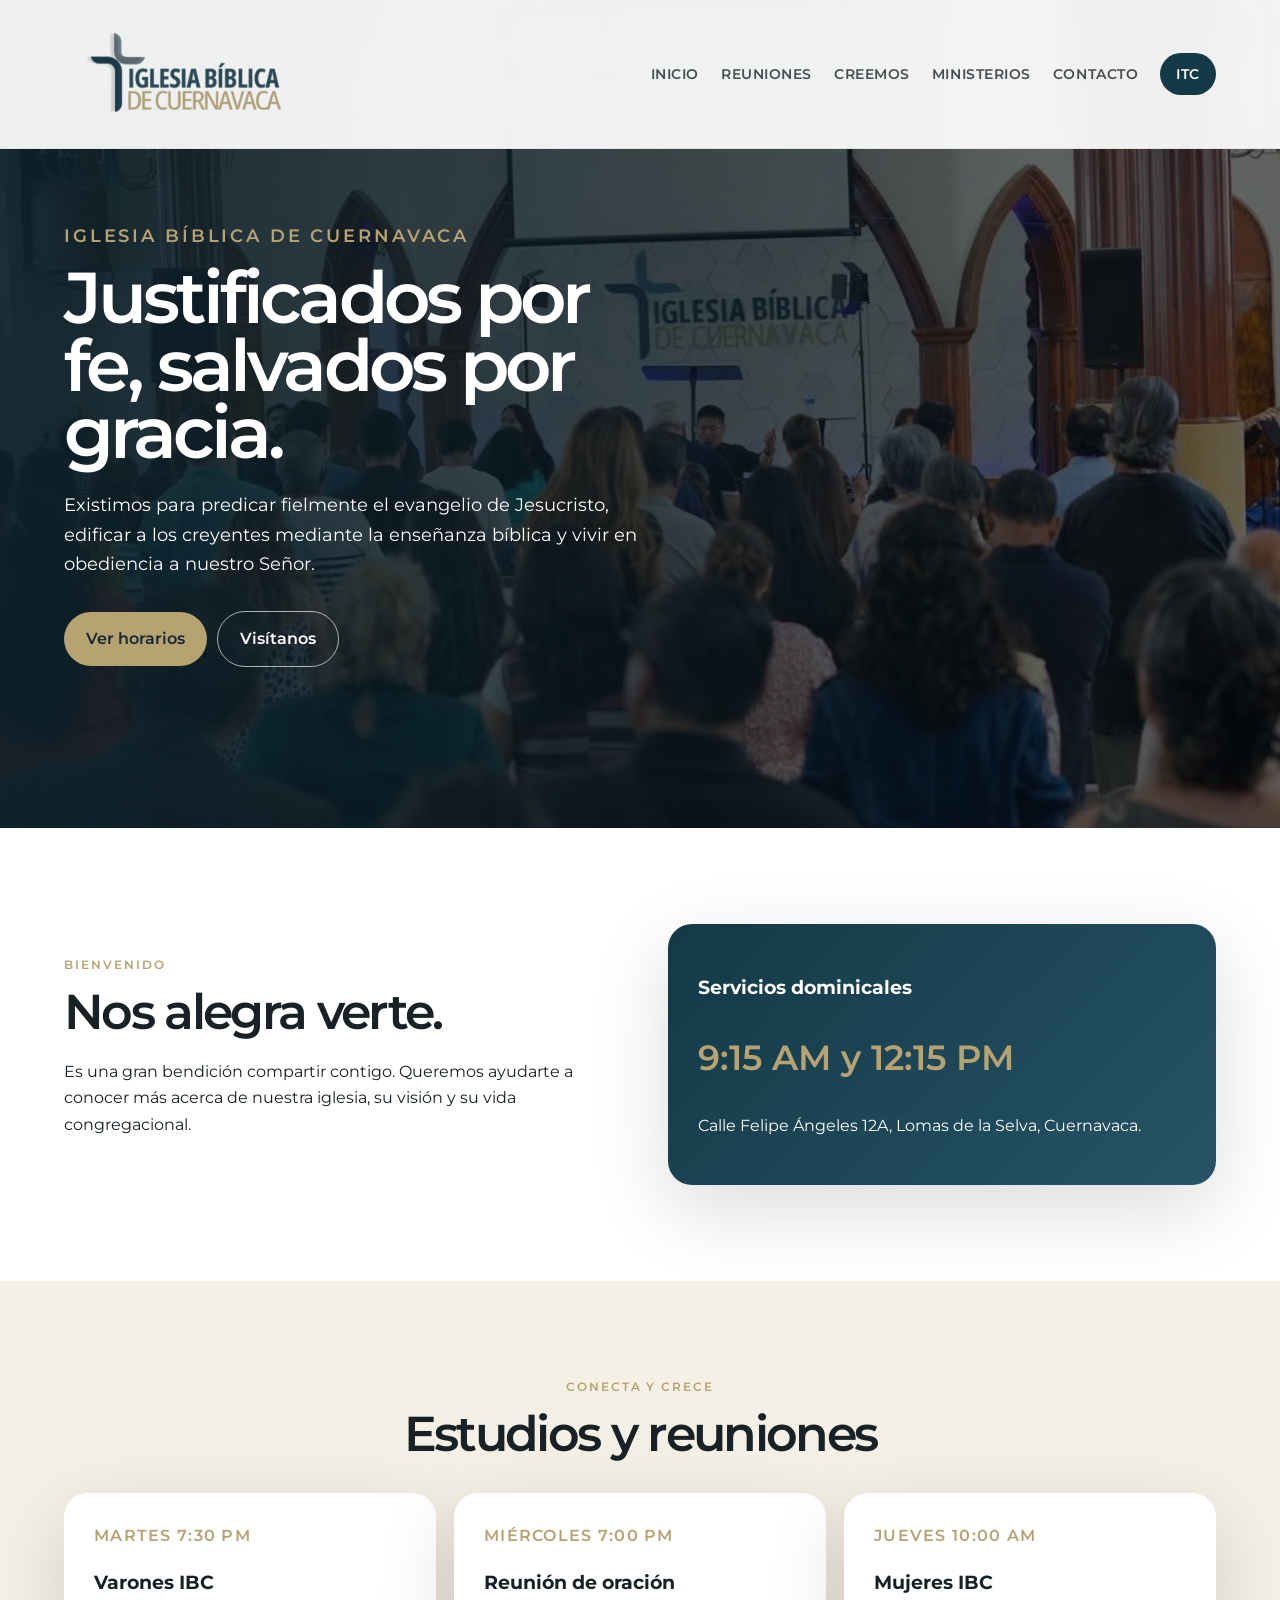
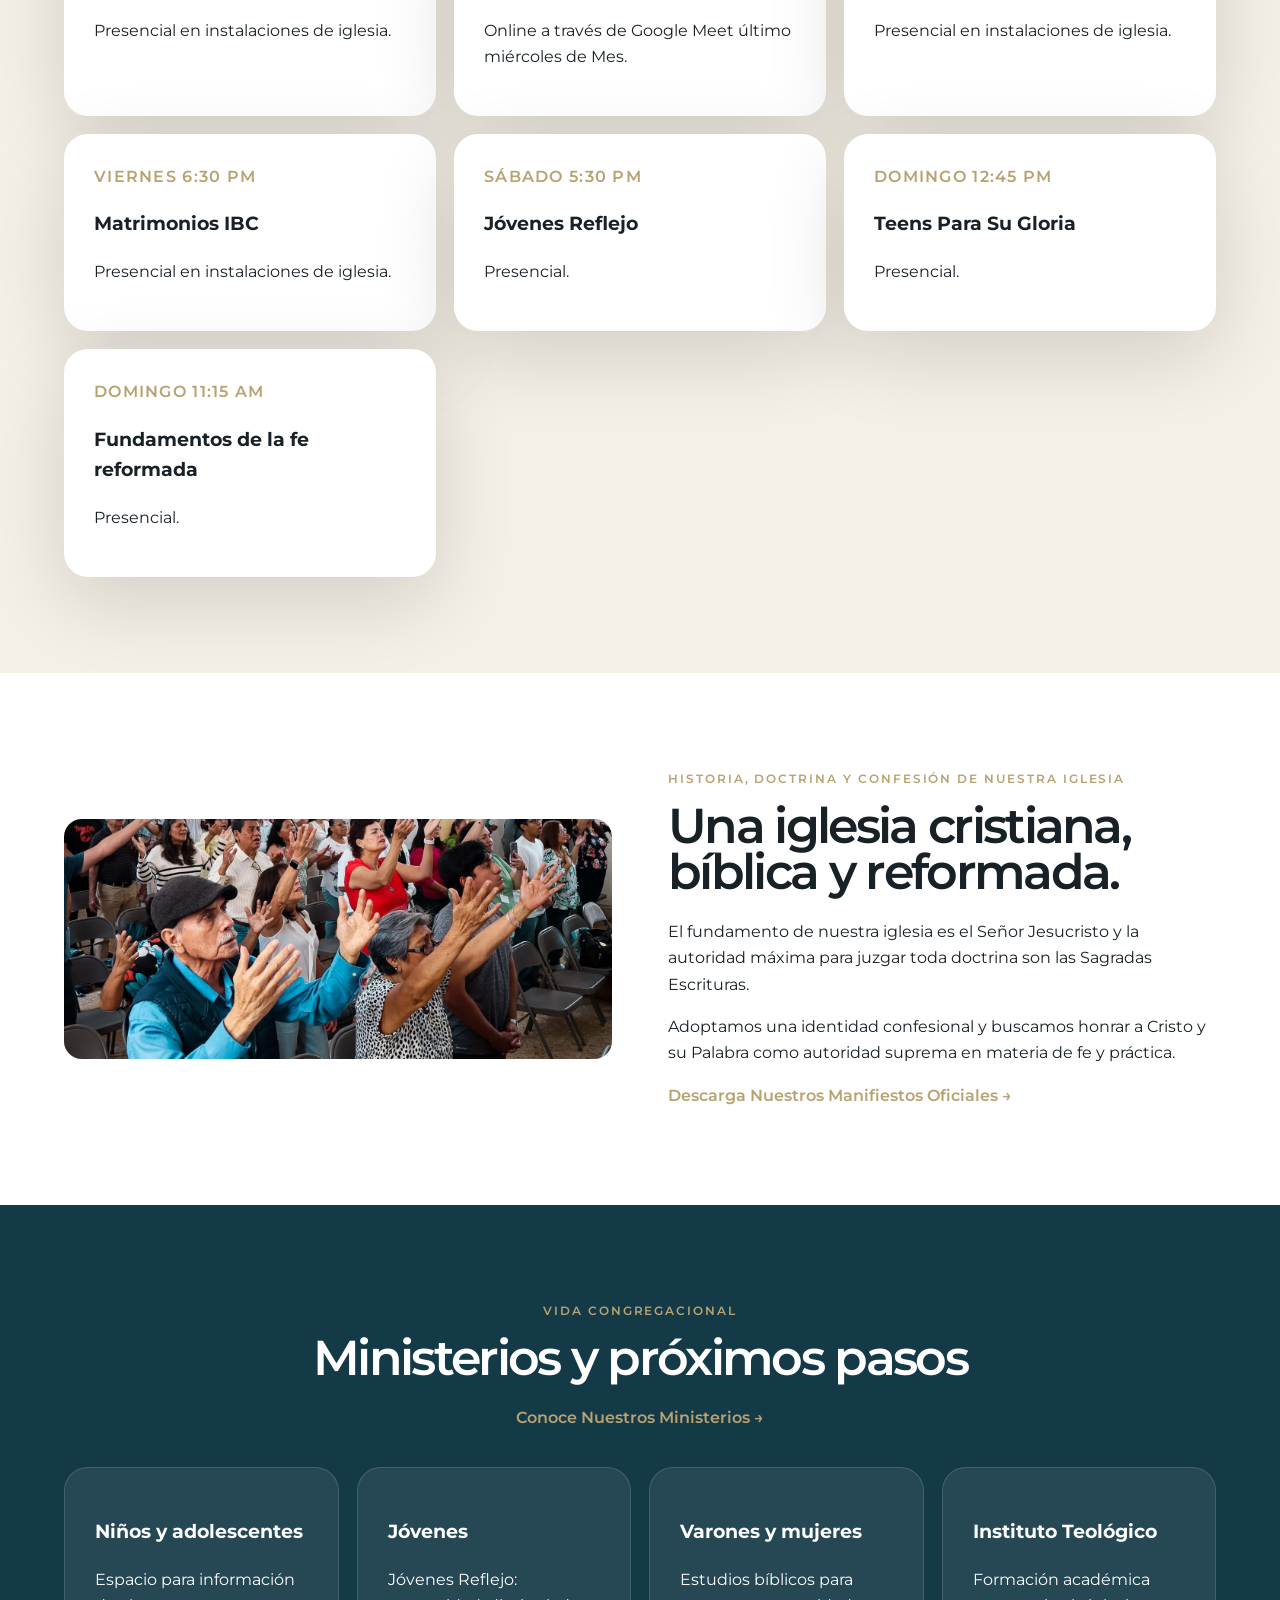
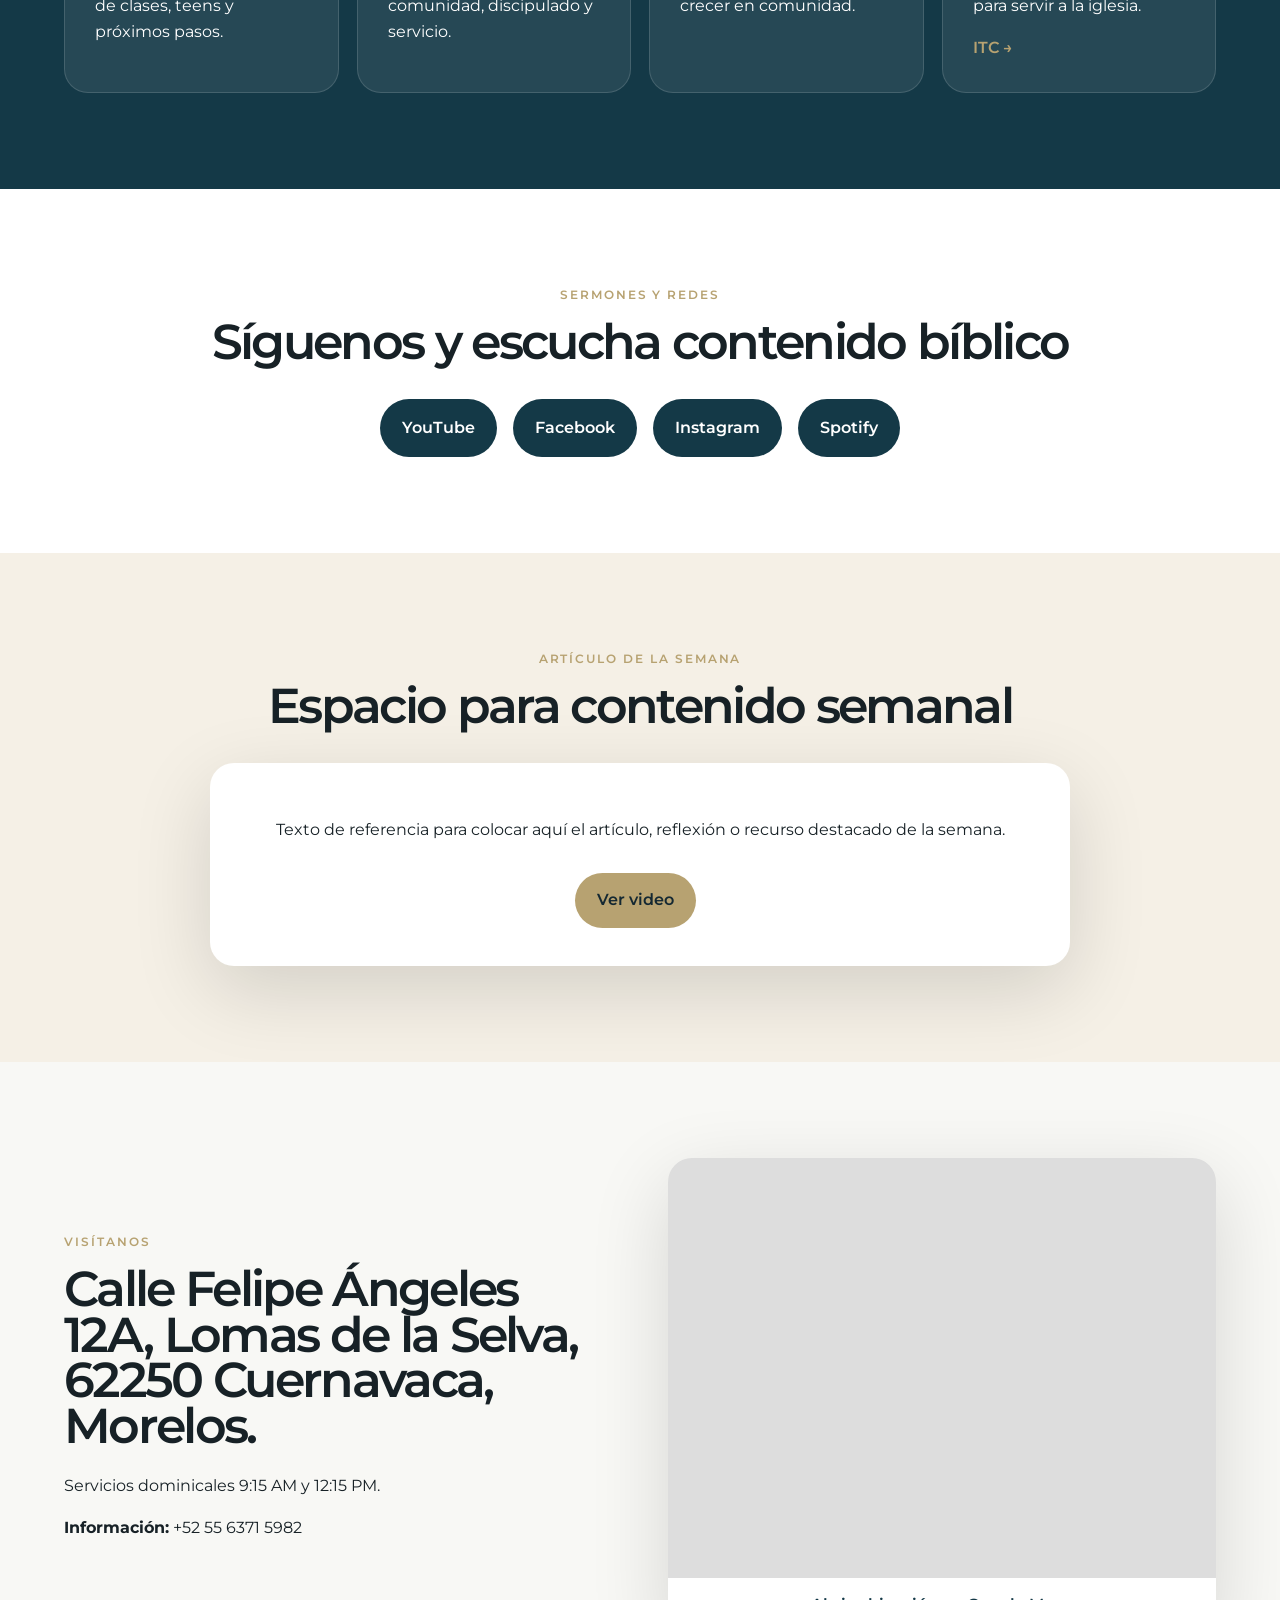
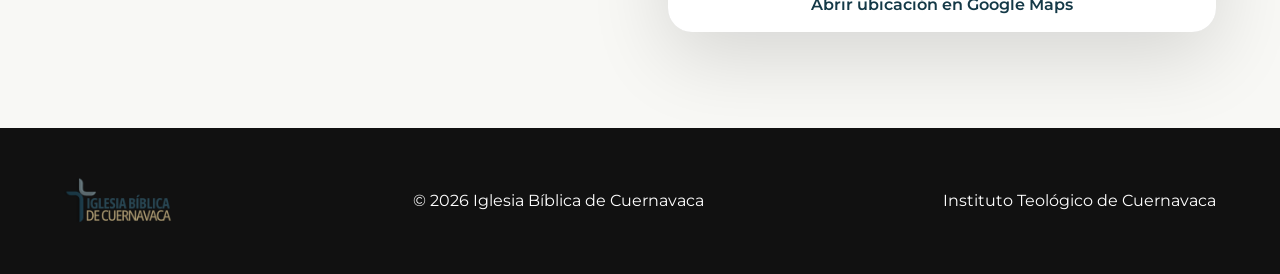
<file: index.html>
<!DOCTYPE html>
<html lang="es">
<head>
  <meta charset="UTF-8" />
  <meta name="viewport" content="width=device-width, initial-scale=1.0" />
  <title>Iglesia Bíblica de Cuernavaca</title>
  <meta name="description" content="Iglesia Bíblica de Cuernavaca: justificados por fe, salvados por gracia." />
  <link rel="preconnect" href="https://fonts.googleapis.com">
  <link rel="preconnect" href="https://fonts.gstatic.com" crossorigin>
  <link href="https://fonts.googleapis.com/css2?family=Montserrat:wght@400;500;600;700&display=swap" rel="stylesheet">
  <link rel="stylesheet" href="assets/css/styles.css" />
</head>
<body>
  <header class="site-header">
    <a class="brand logo-only" href="index.html"><img src="assets/img/ibc-logo.png" alt="Iglesia Bíblica de Cuernavaca"></a>
    <button class="menu-toggle" aria-label="Abrir menú">☰</button>
    <nav class="nav">
      <a href="#inicio">Inicio</a><a href="#reuniones">Reuniones</a><a href="#creemos">Creemos</a><a href="#ministerios">Ministerios</a><a href="#contacto">Contacto</a><a class="nav-cta" href="itc/index.html">ITC</a>
    </nav>
  </header>

  <main>
    <section id="inicio" class="hero church-hero">
      <div class="hero-bg church-real-hero"></div>
      <div class="hero-content">
        <p class="eyebrow">Iglesia Bíblica de Cuernavaca</p>
        <h1>Justificados por fe, salvados por gracia.</h1>
        <p>Existimos para predicar fielmente el evangelio de Jesucristo, edificar a los creyentes mediante la enseñanza bíblica y vivir en obediencia a nuestro Señor.</p>
        <div class="hero-actions"><a href="#reuniones" class="btn primary">Ver horarios</a><a href="#contacto" class="btn ghost">Visítanos</a></div>
      </div>
    </section>

    <section class="welcome section-grid">
      <div>
        <p class="eyebrow">Bienvenido</p>
        <h2>Nos alegra verte.</h2>
        <p>Es una gran bendición compartir contigo. Queremos ayudarte a conocer más acerca de nuestra iglesia, su visión y su vida congregacional.</p>
      </div>
      <div class="card highlight"><h3>Servicios dominicales</h3><p class="big-time">9:15 AM y 12:15 PM</p><p>Calle Felipe Ángeles 12A, Lomas de la Selva, Cuernavaca.</p></div>
    </section>

    <section id="reuniones" class="section soft">
      <p class="eyebrow center">Conecta y crece</p><h2 class="center">Estudios y reuniones</h2>
      <div class="schedule-grid">
        <article><span>Martes 7:30 PM</span><h3>Varones IBC</h3><p>Presencial en instalaciones de iglesia.</p></article>
        <article><span>Miércoles 7:00 PM</span><h3>Reunión de oración</h3><p>Online a través de Google Meet último miércoles de Mes.</p></article>
        <article><span>Jueves 10:00 AM</span><h3>Mujeres IBC</h3><p>Presencial en instalaciones de iglesia.</p></article>
        <article><span>Viernes 6:30 PM</span><h3>Matrimonios IBC</h3><p>Presencial en instalaciones de iglesia.</p></article>
        <article><span>Sábado 5:30 PM</span><h3>Jóvenes Reflejo</h3><p>Presencial.</p></article>
        <article><span>Domingo 12:45 PM</span><h3>Teens Para Su Gloria</h3><p>Presencial.</p></article>
        <article><span>Domingo 11:15 AM</span><h3>Fundamentos de la fe reformada</h3><p>Presencial.</p></article>
      </div>
    </section>

    <section id="creemos" class="section-grid">
      <div class="faith-photo"><img src="assets/img/congregacion.jpg" alt="Congregación de Iglesia Bíblica de Cuernavaca"></div>
      <div>
        <p class="eyebrow">Historia, doctrina y confesión de nuestra iglesia</p><h2>Una iglesia cristiana, bíblica y reformada.</h2>
        <p>El fundamento de nuestra iglesia es el Señor Jesucristo y la autoridad máxima para juzgar toda doctrina son las Sagradas Escrituras.</p>
        <p>Adoptamos una identidad confesional y buscamos honrar a Cristo y su Palabra como autoridad suprema en materia de fe y práctica.</p>
        <a class="text-link" href="https://drive.google.com/drive/folders/16YqLT8dYsZbIeDheq2ADO7jgcuUjGWwi" target="_blank" rel="noopener">Descarga Nuestros Manifiestos Oficiales →</a>
      </div>
    </section>

    <section id="ministerios" class="section dark">
      <p class="eyebrow center">Vida congregacional</p><h2 class="center">Ministerios y próximos pasos</h2><p class="center section-intro"><a class="text-link" href="#">Conoce Nuestros Ministerios →</a></p>
      <div class="cards-4">
        <article><h3>Niños y adolescentes</h3><p>Espacio para información de clases, teens y próximos pasos.</p></article>
        <article><h3>Jóvenes</h3><p>Jóvenes Reflejo: comunidad, discipulado y servicio.</p></article>
        <article><h3>Varones y mujeres</h3><p>Estudios bíblicos para crecer en comunidad.</p></article>
        <article><h3>Instituto Teológico</h3><p>Formación académica para servir a la iglesia.</p><a href="itc/index.html">ITC →</a></article>
      </div>
    </section>

    <section class="section social">
      <p class="eyebrow center">Sermones y redes</p><h2 class="center">Síguenos y escucha contenido bíblico</h2>
      <div class="social-links">
        <a href="https://www.youtube.com/@iglesiabiblicadecuernavaca" target="_blank">YouTube</a>
        <a href="https://www.facebook.com/Iglesiabiblicadecuernavaca" target="_blank">Facebook</a>
        <a href="https://www.instagram.com/iglesia_biblica_de_cuernavaca" target="_blank">Instagram</a>
        <a href="https://open.spotify.com/show/673BckgXf7jLJNIMuxH6At" target="_blank">Spotify</a>
      </div>
    </section>
<section class="section article-week">
      <p class="eyebrow center">Artículo de la semana</p>
      <h2 class="center">Espacio para contenido semanal</h2>
      <div class="article-placeholder">
        <p>Texto de referencia para colocar aquí el artículo, reflexión o recurso destacado de la semana.</p>
        <a class="btn primary" href="#" target="_blank">Ver video</a>
      </div>
    </section>

    <section id="contacto" class="section contact">
      <div><p class="eyebrow">Visítanos</p><h2>Calle Felipe Ángeles 12A, Lomas de la Selva, 62250 Cuernavaca, Morelos.</h2><p>Servicios dominicales 9:15 AM y 12:15 PM.</p><p><strong>Información:</strong> +52 55 6371 5982</p></div>
      <div class="map-card"><iframe title="Mapa Iglesia Bíblica de Cuernavaca" loading="lazy" referrerpolicy="no-referrer-when-downgrade" src="https://www.google.com/maps?q=Iglesia%20B%C3%ADblica%20de%20Cuernavaca&output=embed"></iframe><a class="map-link" href="https://maps.app.goo.gl/sACK77MQcBRtrHg97" target="_blank" rel="noopener">Abrir ubicación en Google Maps</a></div>
    </section>
  </main>

  <footer class="footer"><img src="assets/img/ibc-logo.png" alt="IBC"><p>© 2026 Iglesia Bíblica de Cuernavaca</p><a href="itc/index.html">Instituto Teológico de Cuernavaca</a></footer>
  <script src="assets/js/main.js"></script>
</body>
</html>
</file>
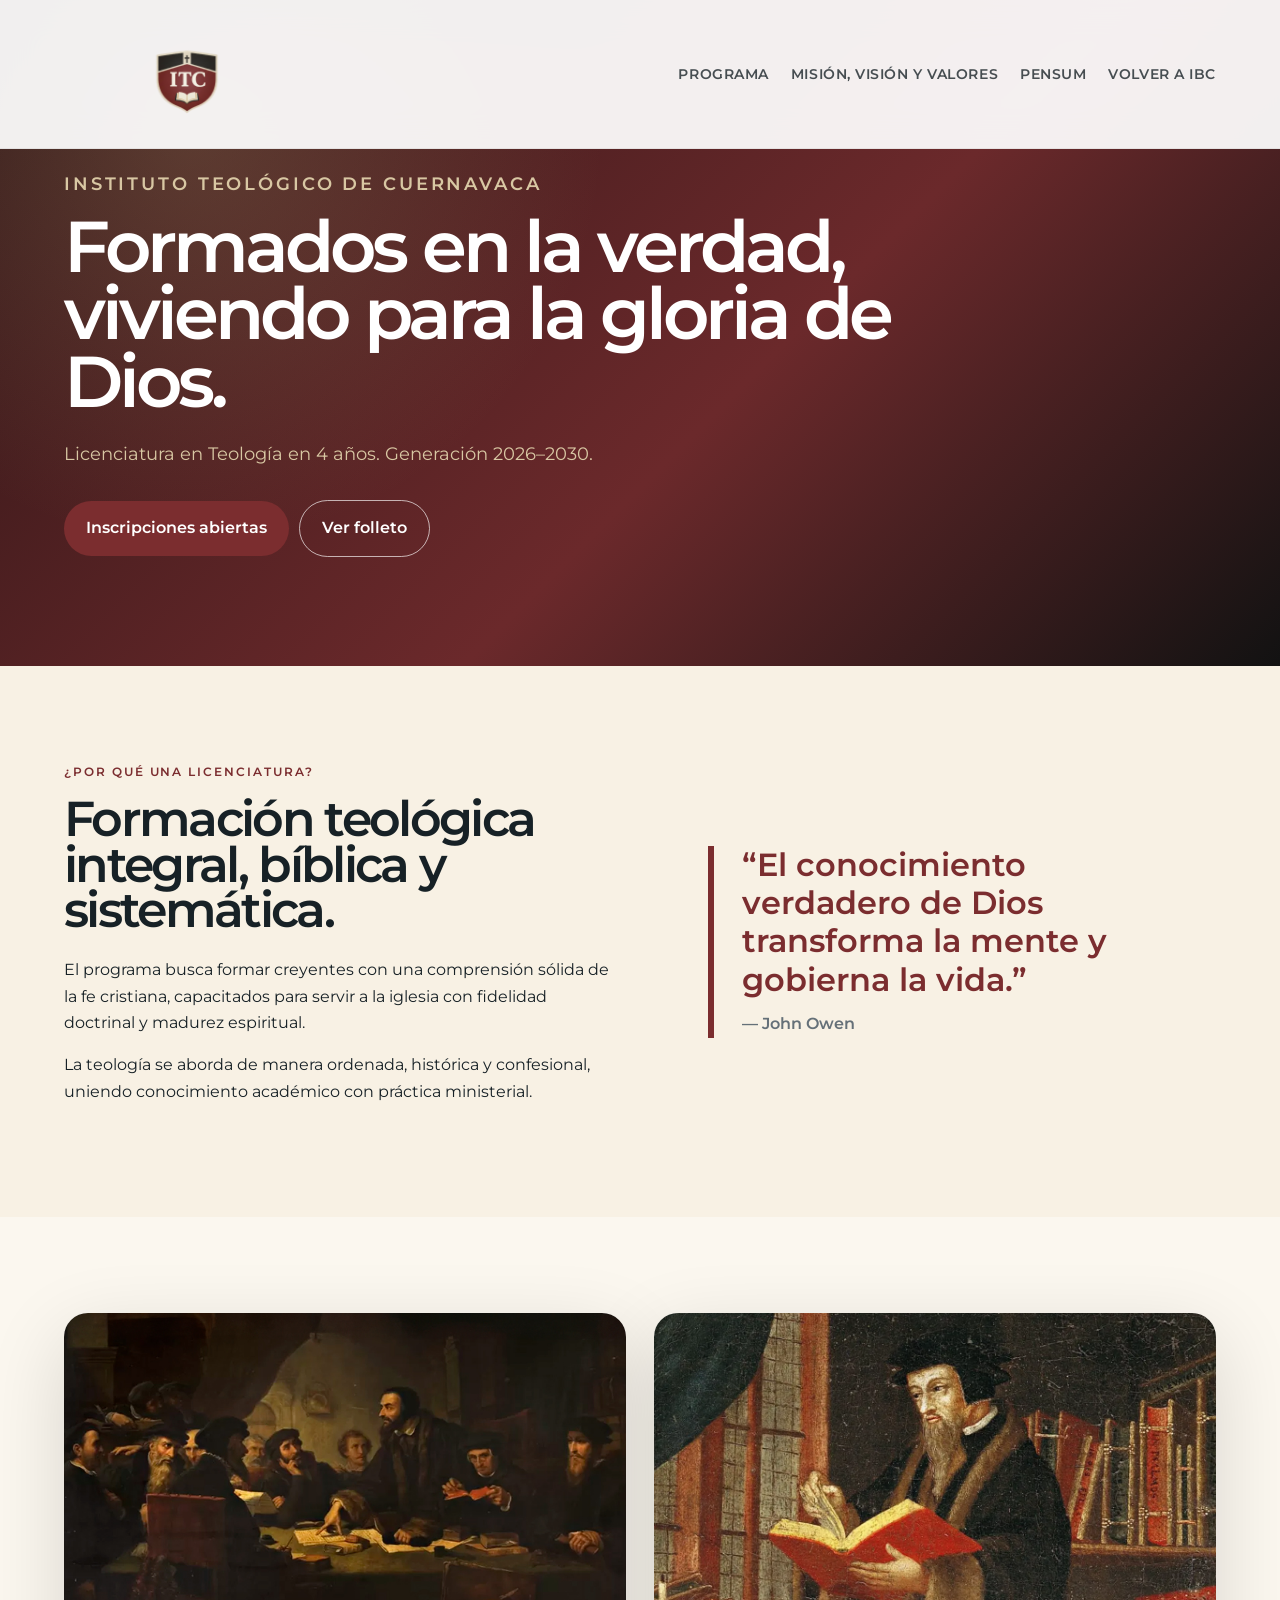
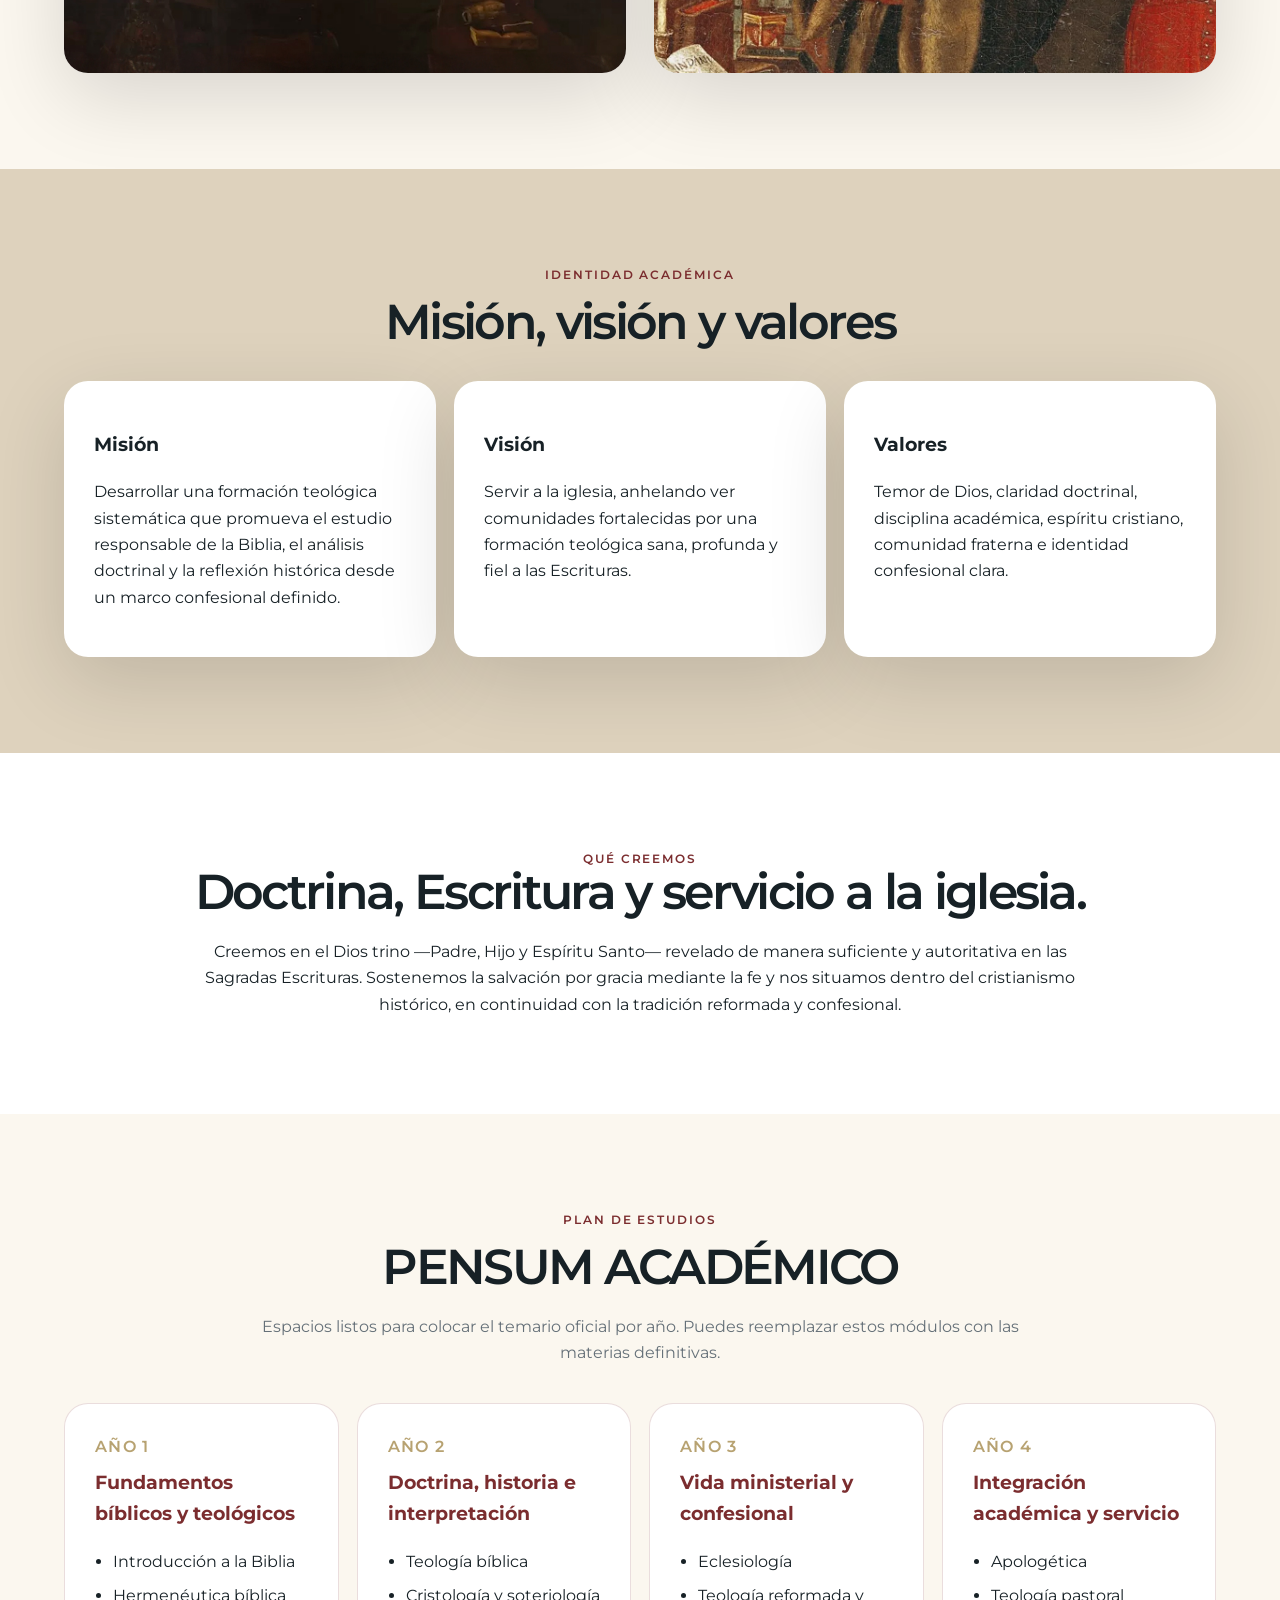
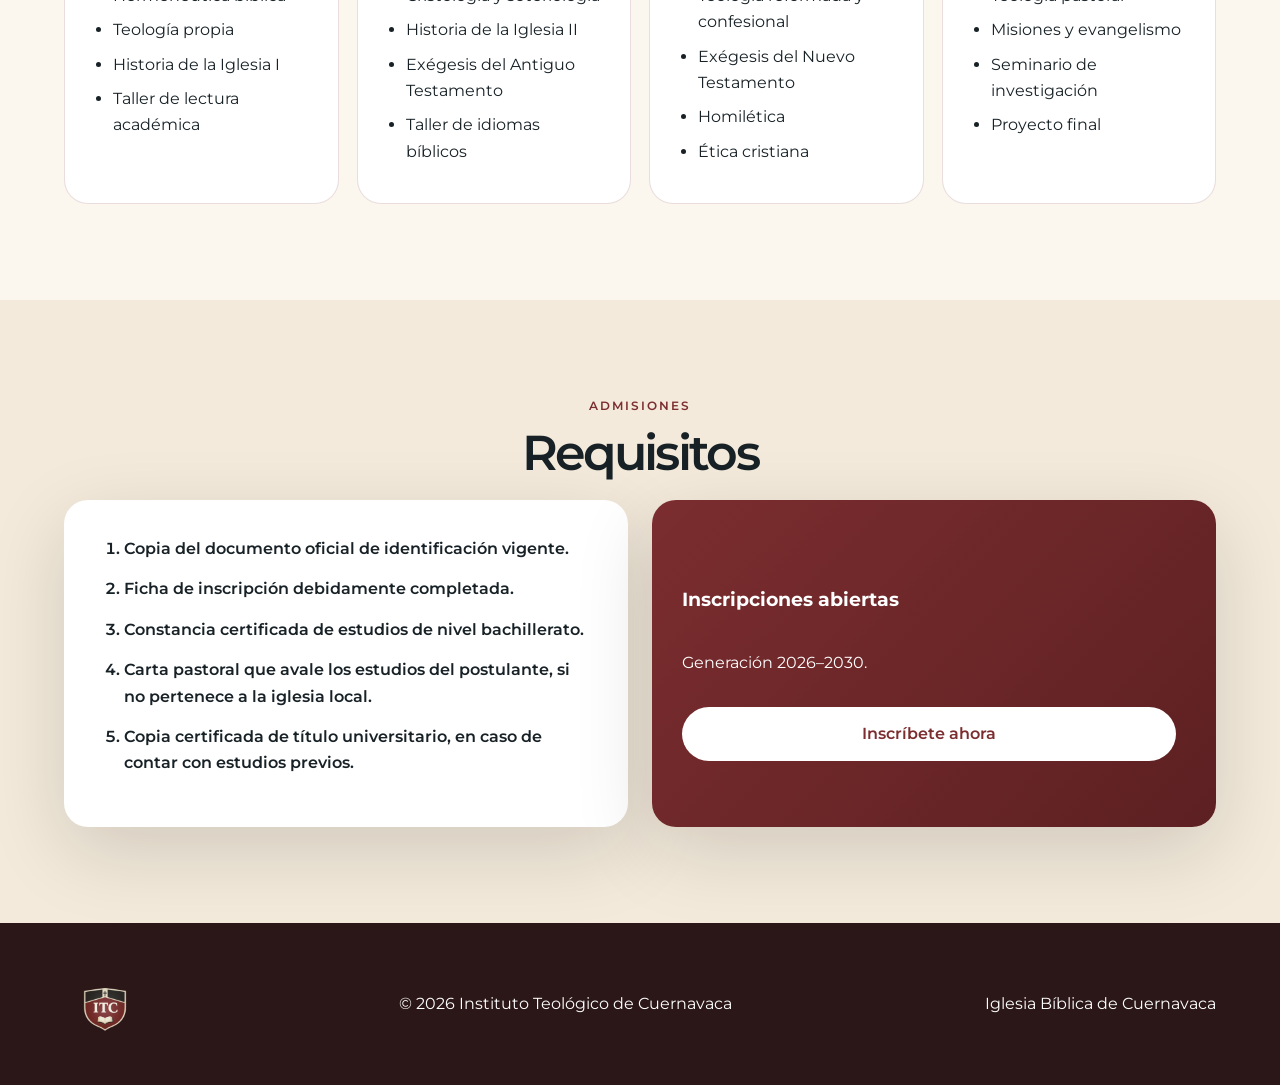
<file: itc/index.html>
<!DOCTYPE html>
<html lang="es">
<head>
  <meta charset="UTF-8" />
  <meta name="viewport" content="width=device-width, initial-scale=1.0" />
  <title>Instituto Teológico de Cuernavaca</title>
  <meta name="description" content="Licenciatura en Teología 2026-2030 del Instituto Teológico de Cuernavaca." />
  <link rel="preconnect" href="https://fonts.googleapis.com">
  <link rel="preconnect" href="https://fonts.gstatic.com" crossorigin>
  <link href="https://fonts.googleapis.com/css2?family=Montserrat:wght@400;500;600;700&display=swap" rel="stylesheet">
  <link rel="stylesheet" href="../assets/css/styles.css" />
</head>
<body class="itc-page">
  <header class="site-header itc-header">
    <a class="brand logo-only" href="index.html"><img src="../assets/img/itc-logo.png" alt="Instituto Teológico de Cuernavaca"></a>
    <nav class="nav itc-simple-nav">
      <a href="#programa">Programa</a>
      <a href="#mision">Misión, visión y valores</a>
      <a href="#temario">Pensum</a>
      <a href="../index.html">Volver a IBC</a>
    </nav>
  </header>

  <main>
    <section class="hero itc-hero compact-hero">
      <div class="hero-content">
        <p class="eyebrow">Instituto Teológico de Cuernavaca</p>
        <h1>Formados en la verdad, viviendo para la gloria de Dios.</h1>
        <p>Licenciatura en Teología en 4 años. Generación 2026–2030.</p>
        <div class="hero-actions"><a href="mailto:institutoteologicodecuernavaca@gmail.com?subject=Inscripción%20ITC%202026-2030" class="btn primary wine">Inscripciones abiertas</a><a href="../assets/docs/folleto-informativo-itc.pdf" target="_blank" class="btn ghost light">Ver folleto</a></div>
      </div>
    </section>

    <section id="programa" class="section-grid academic">
      <div><p class="eyebrow">¿Por qué una licenciatura?</p><h2>Formación teológica integral, bíblica y sistemática.</h2><p>El programa busca formar creyentes con una comprensión sólida de la fe cristiana, capacitados para servir a la iglesia con fidelidad doctrinal y madurez espiritual.</p><p>La teología se aborda de manera ordenada, histórica y confesional, uniendo conocimiento académico con práctica ministerial.</p></div>
      <blockquote>“El conocimiento verdadero de Dios transforma la mente y gobierna la vida.”<br><span>— John Owen</span></blockquote>
    </section>


    <section class="section itc-image-row">
      <div class="itc-editorial-card">
        <img src="../assets/img/itc-reformada-iglesia.jpg" alt="Ilustración de iglesia reformada histórica">
      </div>
      <div class="itc-editorial-card">
        <img src="../assets/img/itc-teologia-estudio.webp" alt="Ilustración de estudio teológico">
      </div>
    </section>

    <section id="mision" class="section parchment">
      <p class="eyebrow center">Identidad académica</p><h2 class="center">Misión, visión y valores</h2>
      <div class="mission-grid">
        <article><h3>Misión</h3><p>Desarrollar una formación teológica sistemática que promueva el estudio responsable de la Biblia, el análisis doctrinal y la reflexión histórica desde un marco confesional definido.</p></article>
        <article><h3>Visión</h3><p>Servir a la iglesia, anhelando ver comunidades fortalecidas por una formación teológica sana, profunda y fiel a las Escrituras.</p></article>
        <article><h3>Valores</h3><p>Temor de Dios, claridad doctrinal, disciplina académica, espíritu cristiano, comunidad fraterna e identidad confesional clara.</p></article>
      </div>
    </section>

    <section class="section doctrine full-doctrine">
      <div><p class="eyebrow center">Qué creemos</p><h2 class="center">Doctrina, Escritura y servicio a la iglesia.</h2><p>Creemos en el Dios trino —Padre, Hijo y Espíritu Santo— revelado de manera suficiente y autoritativa en las Sagradas Escrituras. Sostenemos la salvación por gracia mediante la fe y nos situamos dentro del cristianismo histórico, en continuidad con la tradición reformada y confesional.</p></div>
    </section>

    <section id="temario" class="section temario-section">
      <p class="eyebrow center">Plan de estudios</p><h2 class="center">PENSUM ACADÉMICO</h2>
      <p class="center section-intro">Espacios listos para colocar el temario oficial por año. Puedes reemplazar estos módulos con las materias definitivas.</p>
      <div class="year-grid">
        <article id="anio1" class="year-card"><span>Año 1</span><h3>Fundamentos bíblicos y teológicos</h3><ul><li>Introducción a la Biblia</li><li>Hermenéutica bíblica</li><li>Teología propia</li><li>Historia de la Iglesia I</li><li>Taller de lectura académica</li></ul></article>
        <article id="anio2" class="year-card"><span>Año 2</span><h3>Doctrina, historia e interpretación</h3><ul><li>Teología bíblica</li><li>Cristología y soteriología</li><li>Historia de la Iglesia II</li><li>Exégesis del Antiguo Testamento</li><li>Taller de idiomas bíblicos</li></ul></article>
        <article id="anio3" class="year-card"><span>Año 3</span><h3>Vida ministerial y confesional</h3><ul><li>Eclesiología</li><li>Teología reformada y confesional</li><li>Exégesis del Nuevo Testamento</li><li>Homilética</li><li>Ética cristiana</li></ul></article>
        <article id="anio4" class="year-card"><span>Año 4</span><h3>Integración académica y servicio</h3><ul><li>Apologética</li><li>Teología pastoral</li><li>Misiones y evangelismo</li><li>Seminario de investigación</li><li>Proyecto final</li></ul></article>
      </div>
    </section>

    <section id="requisitos" class="section soft itc-soft">
      <p class="eyebrow center">Admisiones</p><h2 class="center">Requisitos</h2>
      <div class="requirements">
        <ol>
          <li>Copia del documento oficial de identificación vigente.</li>
          <li>Ficha de inscripción debidamente completada.</li>
          <li>Constancia certificada de estudios de nivel bachillerato.</li>
          <li>Carta pastoral que avale los estudios del postulante, si no pertenece a la iglesia local.</li>
          <li>Copia certificada de título universitario, en caso de contar con estudios previos.</li>
        </ol>
        <div class="card highlight wine-card"><h3>Inscripciones abiertas</h3><p>Generación 2026–2030.</p><a class="btn primary light-btn" href="mailto:institutoteologicodecuernavaca@gmail.com?subject=Inscripción%20ITC%202026-2030">Inscríbete ahora</a></div>
      </div>
    </section>
  </main>

  <footer class="footer itc-footer"><img src="../assets/img/itc-logo.png" alt="ITC"><p>© 2026 Instituto Teológico de Cuernavaca</p><a href="../index.html">Iglesia Bíblica de Cuernavaca</a></footer>
  <script src="../assets/js/main.js"></script>
</body>
</html>
</file>
<file: assets/css/styles.css>
:root{--blue:#143947;--blue2:#265466;--gold:#b7a271;--cream:#f5f0e6;--gray:#e6e6e3;--ink:#172126;--muted:#657078;--white:#fff;--wine:#7b2d2f;--wine2:#5d2022;--sand:#ded2bd;--black:#101010;--shadow:0 24px 80px rgba(0,0,0,.14);--radius:24px}*{box-sizing:border-box}html{scroll-behavior:smooth}body{margin:0;font-family:Montserrat,Arial,sans-serif;color:var(--ink);background:#fff;line-height:1.65}a{color:inherit;text-decoration:none}img{max-width:100%;display:block}.site-header{position:fixed;top:0;left:0;right:0;z-index:50;display:flex;align-items:center;justify-content:space-between;padding:14px 5vw;background:rgba(255,255,255,.93);backdrop-filter:blur(18px);border-bottom:1px solid rgba(0,0,0,.06)}.brand{display:flex;align-items:center;gap:12px;font-weight:600;letter-spacing:.08em}.brand.logo-only span{display:none}.brand img{width:122px;max-height:64px;object-fit:contain}.itc-header .brand img{width:82px;max-height:72px}.nav{display:flex;align-items:center;gap:22px;font-weight:600;font-size:.86rem;text-transform:uppercase;letter-spacing:.04em}.nav a{opacity:.78}.nav a:hover{opacity:1}.nav-cta{background:var(--blue);color:white!important;padding:10px 16px;border-radius:999px;opacity:1!important}.itc-header .nav-cta,.itc-page .nav-cta{background:var(--wine)}.menu-toggle{display:none;background:none;border:0;font-size:1.8rem;cursor:pointer}.itc-header .menu-toggle{display:block}.itc-sandwich-nav{display:none;position:absolute;top:88px;right:5vw;width:min(360px,90vw);background:white;border-radius:22px;padding:20px;box-shadow:var(--shadow);flex-direction:column;align-items:flex-start}.itc-sandwich-nav.open{display:flex}.hero{min-height:92vh;padding:150px 5vw 90px;display:grid;grid-template-columns:1.05fr .95fr;align-items:center;position:relative;overflow:hidden}.hero-bg{position:absolute;inset:0;z-index:-2}.church-hero:after,.itc-hero:after{content:"";position:absolute;inset:0;z-index:-1;background:linear-gradient(90deg,rgba(13,35,45,.88),rgba(13,35,45,.52),rgba(13,35,45,.15))}.itc-hero{background:radial-gradient(circle at 15% 20%,rgba(183,162,113,.24),transparent 34%),linear-gradient(135deg,#2d1516,#6b292b 58%,#121212)}.itc-hero:after{display:none}.compact-hero{min-height:74vh;grid-template-columns:1fr}.hero-content{max-width:840px;color:white}.eyebrow{text-transform:uppercase;letter-spacing:.16em;color:var(--gold);font-weight:600;font-size:.76rem;margin:0 0 14px}.hero h1,.section h2,.section-grid h2,.contact h2{font-family:Montserrat,Arial,sans-serif;font-weight:600;letter-spacing:-.055em;font-size:clamp(2.45rem,5.6vw,5.35rem);line-height:.94;margin:0 0 24px}.section h2,.section-grid h2,.contact h2{font-size:clamp(2rem,3.8vw,3.7rem)}.hero p{font-size:1.12rem;max-width:680px}.btn{display:inline-flex;align-items:center;justify-content:center;border-radius:999px;padding:14px 22px;font-weight:600;margin-right:10px;margin-top:14px}.primary{background:var(--gold);color:#142832}.ghost{border:1px solid rgba(255,255,255,.65);color:white}.wine{background:var(--wine);color:#fff}.light{color:#fff}.light-btn{background:#fff;color:var(--wine);margin-top:14px}.section,.section-grid,.contact{padding:96px 5vw}.section-grid,.contact{display:grid;grid-template-columns:1fr 1fr;gap:56px;align-items:center}.soft{background:var(--cream)}.dark{background:var(--blue);color:white}.dark .eyebrow{color:var(--gold)}.center{text-align:center}.section-intro{max-width:760px;margin:0 auto 34px;color:var(--muted)}.card,.schedule-grid article,.cards-4 article,.mission-grid article,.year-card{background:#fff;border-radius:var(--radius);padding:30px;box-shadow:var(--shadow)}.highlight{background:linear-gradient(135deg,var(--blue),var(--blue2));color:white}.big-time{font-size:2.2rem;font-weight:600;color:var(--gold);line-height:1.1}.schedule-grid,.cards-4,.mission-grid,.year-grid{display:grid;grid-template-columns:repeat(4,1fr);gap:18px;margin-top:36px}.schedule-grid{grid-template-columns:repeat(3,1fr)}.mission-grid{grid-template-columns:repeat(3,1fr)}.schedule-grid span,.year-card span{color:var(--gold);font-weight:600;text-transform:uppercase;letter-spacing:.08em}.cards-4 article{background:rgba(255,255,255,.08);box-shadow:none;border:1px solid rgba(255,255,255,.14)}.cards-4 a,.text-link{color:var(--gold);font-weight:600}.placeholder-img,.placeholder-tall{display:flex;align-items:center;justify-content:center;text-align:center;color:rgba(255,255,255,.86);font-weight:600;letter-spacing:.03em;background:linear-gradient(135deg,#7d8a90,#c7c7bd);border:2px dashed rgba(255,255,255,.55);min-height:100%;padding:30px}.placeholder-tall{min-height:560px;border-radius:var(--radius);color:#fff}.map-card{min-height:420px;border-radius:var(--radius);overflow:hidden;box-shadow:var(--shadow);background:#ddd}.map-card iframe{width:100%;height:420px;border:0;display:block}.map-link{display:block;padding:14px 18px;background:#fff;font-weight:600;text-align:center;color:var(--blue)}.social-links{display:flex;flex-wrap:wrap;gap:16px;justify-content:center;margin-top:34px}.social-links a{padding:16px 22px;border-radius:999px;background:var(--blue);color:#fff;font-weight:600}.contact{background:#f8f8f5}.footer{padding:40px 5vw;display:flex;align-items:center;justify-content:space-between;gap:20px;background:#111;color:#fff}.footer img{width:110px}.itc-footer img{width:82px}.itc-page{background:#f8f1e4}.itc-page .eyebrow{color:var(--wine)}.parchment{background:var(--sand)}.academic blockquote{font-size:2rem;line-height:1.2;color:var(--wine);border-left:6px solid var(--wine);padding-left:28px;font-weight:600}.academic blockquote span{font-size:1rem;color:var(--muted);letter-spacing:0}.doctrine{background:#fff}.full-doctrine{padding-left:12vw;padding-right:12vw}.full-doctrine p{max-width:900px;margin:0 auto;text-align:center}.itc-soft{background:#f3eadb}.temario-section{background:#fbf7ef}.year-card{box-shadow:none;border:1px solid rgba(123,45,47,.16)}.year-card h3{margin-top:8px;color:var(--wine)}.year-card ul{padding-left:18px;margin-bottom:0}.year-card li{margin:8px 0}.requirements{display:grid;grid-template-columns:1fr 1fr;gap:24px;align-items:stretch}.requirements ol{background:#fff;padding:36px 36px 36px 60px;border-radius:var(--radius);box-shadow:var(--shadow);font-weight:600;height:100%;margin:0}.requirements .card{height:100%;display:flex;flex-direction:column;justify-content:center}.requirements li{margin-bottom:14px}.wine-card{background:linear-gradient(135deg,var(--wine),var(--wine2))}.itc-footer{background:#2b1717}@media(max-width:900px){.menu-toggle{display:block}.nav{display:none;position:absolute;top:94px;left:5vw;right:5vw;width:auto;background:white;border-radius:22px;padding:20px;box-shadow:var(--shadow);flex-direction:column;align-items:flex-start}.nav.open{display:flex}.itc-sandwich-nav{left:auto;right:5vw}.hero,.section-grid,.contact,.requirements{grid-template-columns:1fr}.hero{padding-top:130px}.schedule-grid,.cards-4,.mission-grid,.year-grid{grid-template-columns:1fr}.footer{flex-direction:column;text-align:center}.hero h1{font-size:3rem}.brand img{width:100px}.itc-header .brand img{width:70px}}

/* ITC v4: navegación simplificada sin menú sandwich */
.itc-header .itc-simple-nav{display:flex;position:static;width:auto;background:transparent;border-radius:0;padding:0;box-shadow:none;flex-direction:row;align-items:center;gap:22px}.itc-header .menu-toggle{display:none}.itc-header .itc-simple-nav a{white-space:nowrap}
@media(max-width:900px){.itc-header{align-items:flex-start;gap:16px}.itc-header .itc-simple-nav{display:flex;position:static;background:transparent;box-shadow:none;padding:0;flex-direction:row;flex-wrap:wrap;justify-content:flex-end;align-items:center;gap:10px}.itc-header .itc-simple-nav a{font-size:.72rem;padding:8px 10px;border:1px solid rgba(123,45,47,.16);border-radius:999px;background:rgba(255,255,255,.55)}}
@media(max-width:620px){.itc-header{flex-direction:column;align-items:center}.itc-header .itc-simple-nav{justify-content:center}.itc-header .brand img{width:76px}}


.church-real-hero{
  background-image:
  linear-gradient(rgba(0,0,0,.50), rgba(0,0,0,.45)),
  url('../img/hero-ibc.jpg');
  background-size: cover;
  background-position: center;
  min-height: 100vh;
  width: 100%;
}

.itc-real-hero{
  background-image:
  linear-gradient(rgba(0,0,0,.50), rgba(0,0,0,.45)),
  url('../img/hero-itc.jpg');
  background-size: cover;
  background-position: center;
  min-height: 100vh;
  width: 100%;
}


.congregation-image-wrapper{
    width:100%;
    margin-top:40px;
}

.congregation-image{
    width:100%;
    border-radius:24px;
    display:block;
    object-fit:cover;
}


.itc-hero .hero-subtitle,
.itc-hero p,
.itc-hero .subtitle{
    color:#d8c7a3 !important;
}


/* Fotografía congregacional colocada en la sección Nuestra Fe */
.faith-photo{
  width:100%;
  min-height:520px;
  border-radius:28px;
  overflow:hidden;
  background:#e8e2d6;
}

.faith-photo img{
  width:100%;
  height:100%;
  min-height:520px;
  display:block;
  object-fit:cover;
  object-position:center;
}


/* Ajuste final: imagen de Nuestra Fe más compacta */
.faith-photo{
  width:100%;
  height:360px;
  min-height:360px;
  border-radius:24px;
  overflow:hidden;
  background:#e8e2d6;
}

.faith-photo img{
  width:100%;
  height:100%;
  min-height:0;
  display:block;
  object-fit:cover;
  object-position:center 42%;
}

/* Responsividad general */
img, video, iframe{
  max-width:100%;
}

.container,
.section-inner,
.content-grid,
.info-grid,
.cards-grid,
.program-grid,
.pensum-grid,
.requirements-grid,
.values-grid{
  width:100%;
  box-sizing:border-box;
}

@media (max-width: 1024px){
  .hero,
  .itc-hero,
  .church-real-hero,
  .itc-real-hero{
    min-height:78vh;
  }

  .content-grid,
  .info-grid,
  .cards-grid,
  .program-grid,
  .pensum-grid,
  .requirements-grid,
  .values-grid{
    grid-template-columns:1fr 1fr !important;
    gap:24px;
  }

  .faith-photo{
    height:320px;
    min-height:320px;
  }
}

@media (max-width: 768px){
  header,
  .site-header,
  .main-header,
  .itc-header{
    padding:14px 18px !important;
  }

  nav,
  .nav,
  .main-nav{
    gap:14px !important;
    flex-wrap:wrap;
    justify-content:center;
  }

  .hero,
  .itc-hero,
  .church-real-hero,
  .itc-real-hero{
    min-height:70vh;
    background-position:center;
  }

  h1,
  .hero-title{
    font-size:clamp(2.1rem, 9vw, 4rem) !important;
    line-height:1.05;
  }

  h2{
    font-size:clamp(1.7rem, 7vw, 2.8rem) !important;
  }

  p{
    font-size:1rem;
  }

  section,
  .section{
    padding-left:20px !important;
    padding-right:20px !important;
  }

  .content-grid,
  .info-grid,
  .cards-grid,
  .program-grid,
  .pensum-grid,
  .requirements-grid,
  .values-grid{
    grid-template-columns:1fr !important;
  }

  .faith-photo{
    height:260px;
    min-height:260px;
    border-radius:18px;
  }

  iframe{
    height:320px !important;
  }
}

@media (max-width: 480px){
  .hero,
  .itc-hero,
  .church-real-hero,
  .itc-real-hero{
    min-height:64vh;
  }

  .faith-photo{
    height:220px;
    min-height:220px;
  }

  .logo,
  .brand-logo{
    max-height:48px !important;
  }

  .btn,
  .button,
  a.button{
    width:100%;
    text-align:center;
    box-sizing:border-box;
  }
}


/* Ajuste elegante de fotografía congregacional */
.faith-photo{
  height:240px !important;
  min-height:240px !important;
  overflow:hidden;
  border-radius:18px;
}

.faith-photo img{
  width:100%;
  height:100%;
  object-fit:cover;
  object-position:center 72% !important;
}

/* Volver a IBC limpio y minimal */
a[href="index.html"]{
  color:#d4b173 !important;
  font-weight:600;
}


/* V13 ajustes solicitados */
.site-header .brand img{
  width:168px;
  max-height:86px;
}

.itc-header .brand img{
  width:124px;
  max-height:96px;
}

.conoce-mas{
  background:#fff;
}

.article-week{
  background:var(--cream);
}

.article-placeholder{
  max-width:860px;
  margin:34px auto 0;
  padding:38px;
  border-radius:var(--radius);
  background:#fff;
  box-shadow:var(--shadow);
  text-align:center;
}

.itc-image-row{
  display:grid;
  grid-template-columns:1fr 1fr;
  gap:28px;
  background:#fbf7ef;
}

.itc-editorial-card{
  border-radius:var(--radius);
  overflow:hidden;
  box-shadow:var(--shadow);
  background:#fff;
}

.itc-editorial-card img{
  width:100%;
  height:360px;
  object-fit:cover;
}

@media (max-width: 768px){
  .site-header .brand img{
    width:132px;
    max-height:72px;
  }

  .itc-header .brand img{
    width:104px;
    max-height:82px;
  }

  .itc-image-row{
    grid-template-columns:1fr;
  }

  .itc-editorial-card img{
    height:260px;
  }

  .article-placeholder{
    padding:26px;
  }
}

@media (max-width: 480px){
  .site-header .brand img{
    width:116px;
    max-height:64px;
  }

  .itc-header .brand img{
    width:92px;
    max-height:72px;
  }
}


/* V14 ajustes rápidos */
.site-header .brand img{
  width:205px !important;
  max-height:104px !important;
}

@media (max-width: 768px){
  .site-header .brand img{
    width:158px !important;
    max-height:82px !important;
  }
}

@media (max-width: 480px){
  .site-header .brand img{
    width:138px !important;
    max-height:72px !important;
  }
}


/* V15 - mejorar visibilidad hero ITC */
.itc-hero .hero-bg,
.itc-real-hero{
  background-position:center center !important;
  filter:none !important;
}

.itc-hero::before,
.itc-real-hero::before{
  opacity:.22 !important;
}

.itc-hero .overlay,
.itc-real-hero .overlay{
  background:linear-gradient(
    rgba(0,0,0,.20),
    rgba(0,0,0,.28)
  ) !important;
}


/* V16 - logo IBC más grande */
.site-header .brand img,
.brand img[src*="ibc-logo"]{
  width:245px !important;
  max-height:120px !important;
  object-fit:contain;
}

@media (max-width: 768px){
  .site-header .brand img,
  .brand img[src*="ibc-logo"]{
    width:185px !important;
    max-height:92px !important;
  }
}

@media (max-width: 480px){
  .site-header .brand img,
  .brand img[src*="ibc-logo"]{
    width:160px !important;
    max-height:82px !important;
  }
}
</file>
